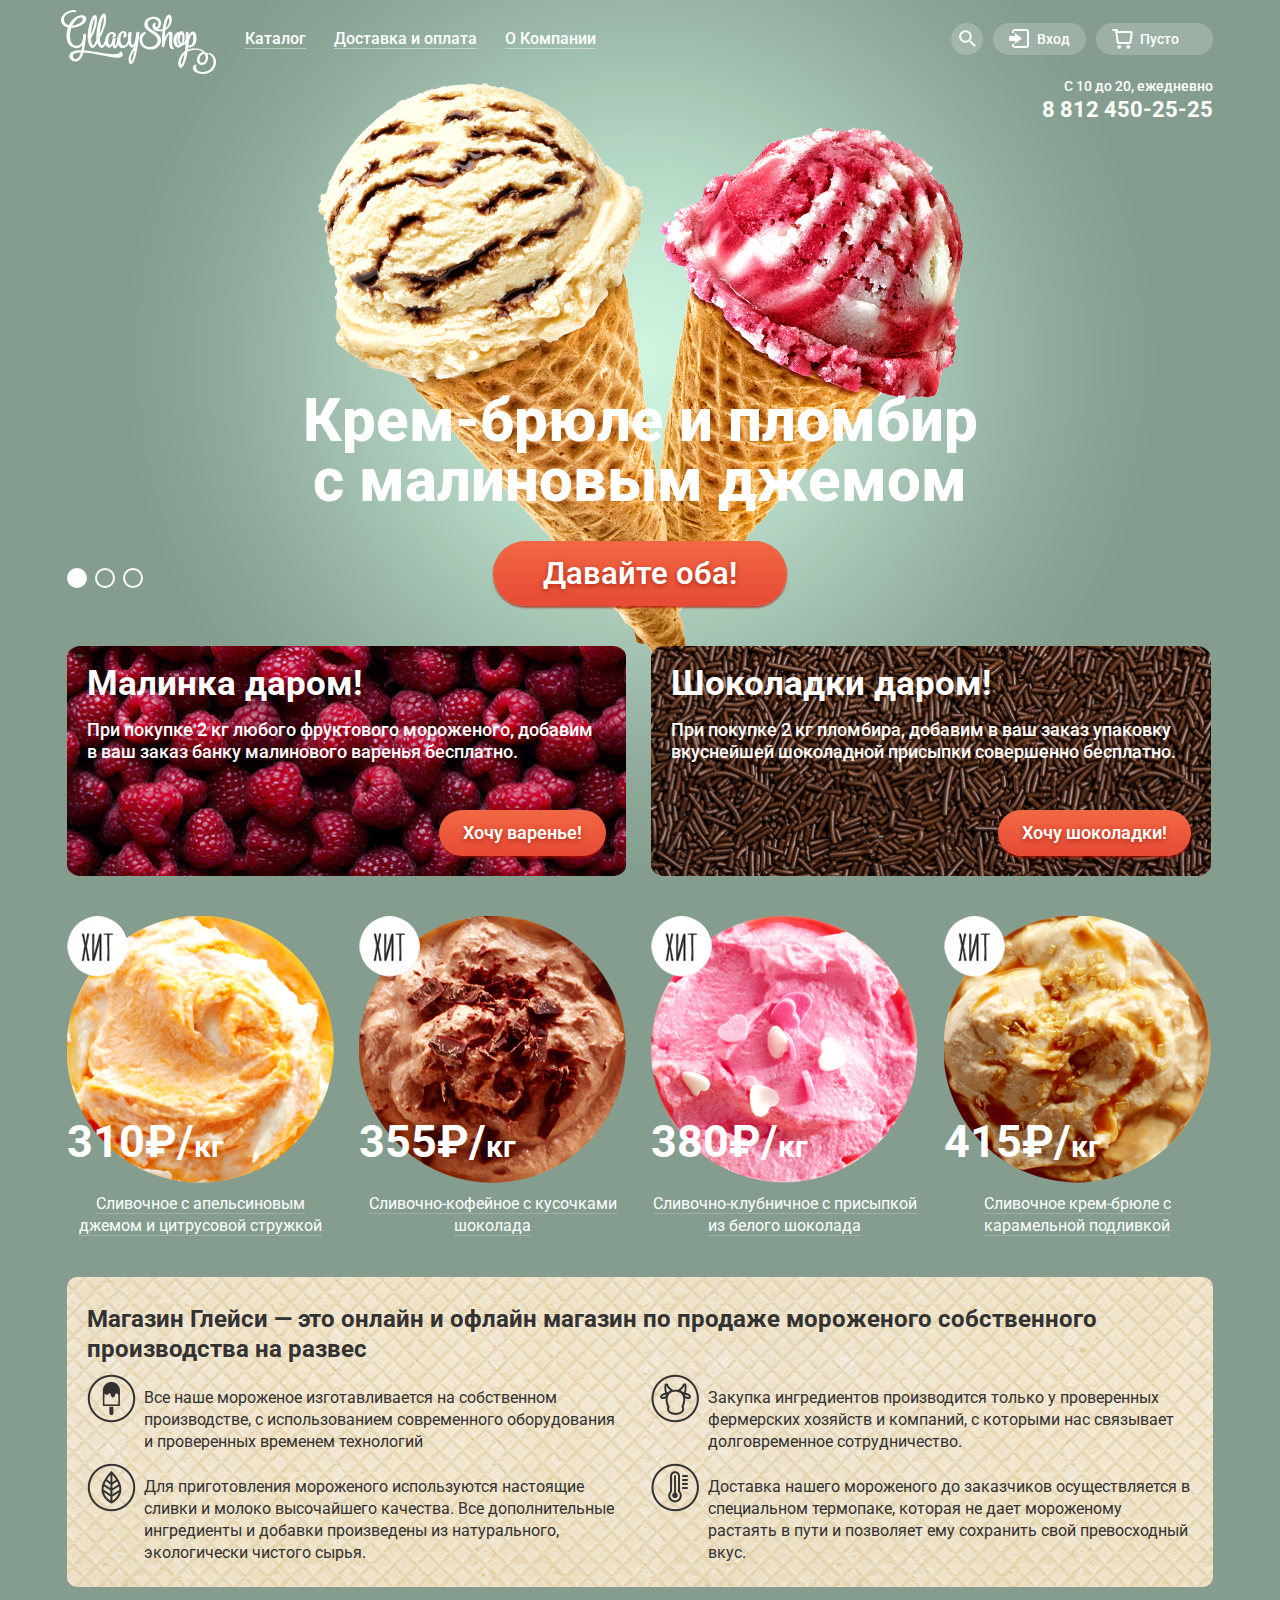
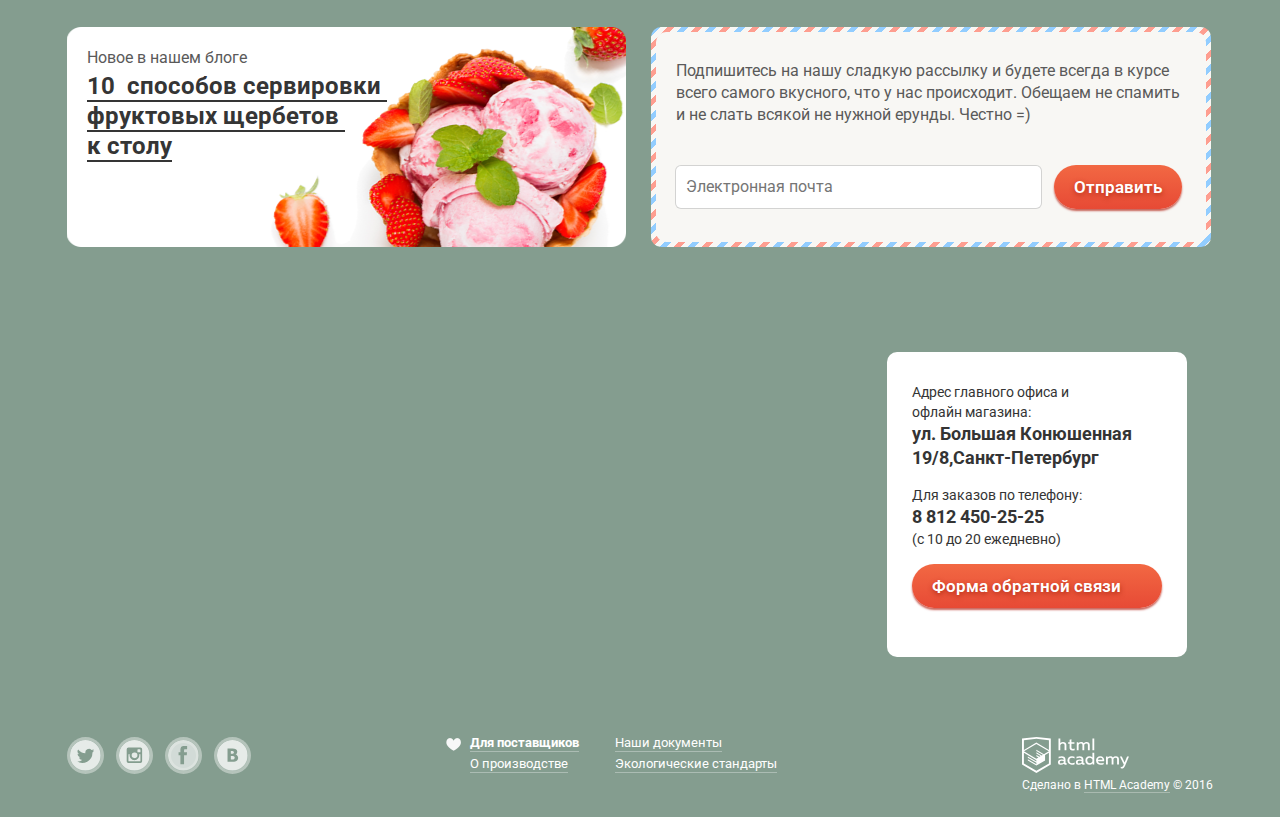
<file: index.html>
<!DOCTYPE html>
<html lang="ru">
	<head>
		<meta charset="utf-8">
		<link rel="stylesheet" href="css/normalize.css">
		<link rel="stylesheet" href="css/style.css" >
		<link href='https://fonts.googleapis.com/css?family=Roboto:400,700,500&amp;subset=latin,cyrillic' rel='stylesheet' type='text/css'>
		<title>HTML Academy: Глейси</title>
	</head>
	<body>
		<input class="hide" type="radio" name="ground_color" id="green_1" checked>
		<input class="hide" type="radio" name="ground_color" id="violet_2">
		<input class="hide" type="radio" name="ground_color" id="brown_3">
		<div class="wrapper">
		
				<header class="main_header">
					<div class="container clearfix">	
						<div class="right_item_container clearfix">
							<div class="right_item">
								<div class="search_block">
									<a class="search" href="#"></a>
										<div class="form_search">
											<form class="search_block_form" action="#" method="post">
												<input id="search_block" type="text" placeholder="Что ищем?">
												<label for="search_block"></label>
											</form>
										</div>
								</div>
								<div class="user_block">
									<a class="login" href=" login.html">Вход</a>
										<div class="form_login">
											<form class="user_block_form" action="#" method="post">
												<input id="email" type="text" placeholder="Электроная почта">
												<input id="password" type="password" placeholder="Пароль">
												<label for="email"></label>
												<label for="password"></label>
												<div class="enter">
													<input class="btn" type="submit" value="Войти">
												</div>
												<div class="links">
													<a class="forgot_password" href="#">Забыли пароль?</a>
													<a class="new_registration" href="#">Новая регистрация</a>
												</div>
											</form>
										</div>
								</div>
								<div class="basket_block">
									<a class="basket basket_i" href="#">Пусто</a>
								</div>
							</div>
							<div class="graph_phone clearfix">
								<div class="graph">С 10 до 20, ежедневно</div>
								<div class="phone">8 812 450-25-25</div>
							</div>
						</div>
						<div class="logo">
								<img src="img/main_logo.svg" alt="Логотип" width="155" height="65">
						</div>
						<nav class="main_navigation clearfix">
							
							<ul class="navigation">
								<li>
									<a class="main_menu" href="catalog.html">Каталог</a>
										<ul class="catalog_list">
											<li class="submenu"><a class="bdr" href="#">Новинки</a></li>
											<li class="submenu"><a href="catalog.html">Сливочное</a></li>
											<li class="submenu"><a href="#">Щербеты</a></li>
											<li class="submenu"><a href="#">Фруктовый лед</a></li>
											<li class="submenu"><a href="#">Мелорин</a></li>
										</ul>
								</li>
								<li>
									<a class="main_menu" href="#">Доставка и оплата</a>
								</li>
								<li>
									<a class="main_menu" href="#">О Компании</a>
								</li>

							</ul>
						</nav>
					</div>
				</header>
				<main>
					<div class="main_container">
					<div class="container">	
						<div class="main_slide">
							<div class="slider">
								<div class="slide" id="slide_green_1">
									<div class="text_slide">Крем-брюле и пломбир с малиновым джемом</div>
									<a class="btn_slide button_1" href="#">Давайте оба!</a>
								</div>
								<div class="slide" id="slide_violet_2">
									<div class="text_slide">Шоколадный пломбир и лимонный сорбет</div>
									<a class="btn_slide button_2" href="#">Давайте оба!</a>
								</div>
								<div class="slide" id="slide_brown_3">
									<div class="text_slide">Пломбир с помадкой и клубничный щербет</div>
									<a class="btn_slide button_3" href="#">Давайте оба!</a>
								</div>
							</div>
							<div class="slider_controls">
								<label for="green_1" class="slide_label label_green_1"></label>
								<label for="violet_2" class="slide_label label_violet_2"></label>
								<label for="brown_3" class="slide_label label_brown_3"></label>
							</div>
						</div>
						<div class="free_container">
							<div class="block_free raspberry_free">
								<h2 class="raspberry">Малинка даром!</h2>
								<p class="raspberry">При покупке 2 кг любого фруктового мороженого, добавим в ваш заказ банку малинового варенья бесплатно.</p>
								<a class="btn" href="#">Хочу варенье!</a>
							</div>
							<div class="block_free chocolate_free">
								<h2 class="chocolate">Шоколадки даром!</h2>
								<p class="chocolate">При покупке 2 кг пломбира, добавим в ваш заказ упаковку вкуснейшей шоколадной присыпки совершенно бесплатно.</p>
								<a class="btn" href="#">Хочу шоколадки!</a>
							</div>
						</div>
						<div class="catalog_container">
							<div class="catalog_item">
								<div class="catalog_preview hit">
									<img class="ice_cream" src="img/1.png" alt="Ice_cream" width="267" height="267">
									<span class="catalog_price">310₽/<span>кг</span></span>
								</div>
								<a class="catalog_title" href="#">Сливочное с апельсиновым джемом и цитрусовой стружкой</a>
								<div class="additional">
									<a class="btn catalog_btn" href="#">Быстрый просмотр</a>
								</div>
							</div>
							<div class="catalog_item">
								<div class="catalog_preview hit">
									<img class="ice_cream" src="img/2.png" alt="Ice_cream" width="267" height="267">
									<span class="catalog_price">355₽/<span>кг</span></span>
								</div>
								<a class="catalog_title" href="#">Сливочно-кофейное с кусочками шоколада</a>
								<div class="additional">
									<a class="btn catalog_btn" href="#">Быстрый просмотр</a>
								</div>
							</div>
							<div class="catalog_item">
								<div class="catalog_preview hit">
									<img class="ice_cream" src="img/3.png" alt="Ice_cream" width="267" height="267">
									<span class="catalog_price">380₽/<span>кг</span></span>
								</div>
								<a class="catalog_title" href="#">Сливочно-клубничное с присыпкой из белого шоколада</a>
								<div class="additional">
									<a class="btn catalog_btn" href="#">Быстрый просмотр</a>
								</div>
							</div>
							<div class="catalog_item">
								<div class="catalog_preview hit">
									<img class="ice_cream" src="img/4.png" alt="Ice_cream" width="267" height="267">
									<span class="catalog_price">415₽/<span>кг</span></span>
								</div>
								<a class="catalog_title" href="#">Сливочное крем-брюле с карамельной подливкой</a>
								<div class="additional">
									<a class="btn catalog_btn" href="#">Быстрый просмотр</a>
								</div>
							</div>
						</div>
						<div class="about_company">
							<h3>Магазин Глейси  — это онлайн и офлайн магазин по продаже мороженого собственного производства на развес</h3>
							<div class="mini_ice_cream block_info">
								<!-- <img src="" alt="mini_ice_cream"> -->
								Все наше мороженое изготавливается на собственном производстве, с использованием современного оборудования и проверенных временем технологий
							</div>
							<div class="cow block_info">
								<!-- <img src="" alt="cow"> -->
								Закупка ингредиентов  производится только у проверенных фермерских хозяйств и компаний, с которыми нас связывает долговременное сотрудничество.
							</div>	           
							<div class="leaflet block_info">
								<!-- <img src="" alt="leaflet"> -->
								Для приготовления мороженого используются настоящие сливки и молоко высочайшего качества. Все дополнительные ингредиенты и добавки произведены из натурального, экологически чистого сырья. 
							</div>
							<div class="thermometer block_info">
								<!-- <img src="" alt="thermometer"> -->
								Доставка нашего мороженого до заказчиков осуществляется в специальном термопаке, которая не дает мороженому растаять в пути и позволяет ему сохранить свой превосходный вкус.
							</div>
						</div>
						<div class="news_delivery">
							<div class="block_n_d news">
								<p class="news_text">Новое в нашем блоге</p>
								<div class="link_news">
									<span><a href="#">10&nbsp;&nbsp;способов сервировки&nbsp; фруктовых&nbsp;щербетов&nbsp; к&nbsp;столу</a></span>
								</div>
							</div>
							<div class="block_n_d delivery"> 
								<div class="delivery_block">
									<p class="delivery_text">Подпишитесь на нашу сладкую рассылку и будете всегда в курсе всего самого вкусного, что у нас происходит. Обещаем не спамить и не слать всякой не нужной ерунды. Честно =)</p>
									<form class="email_block" action="#" method="post">
										<div class="subscription">
											<input id="subscription" class="email_field" type="text" name="email" placeholder="Электронная почта">
											<label for="subscription" class="email_label">Электронная почта</label>
										</div>
										<button class="btn" type="submit">Отправить</button>

									</form>
									


								</div>
							</div>
						</div>
						<div class="map_block clearfix">
							<div class="map_container">
								<p>Адрес главного офиса и<br> 
									офлайн магазина:<br>
									<span>ул. Большая Конюшенная 19/8,Санкт-Петербург</span>
								</p>
								<p>Для заказов по телефону:<br>
									<span>8 812 450-25-25</span><br>
									(с 10 до 20 ежедневно)
								</p>
								<a class="btn form_btn" href="feedback-form.html">Форма обратной связи</a>
							</div>
						</div>
					</div>
					</div>
					<div class="map_wrapper">
						<div class="map">
							<div id="yandex-map"></div>
						</div>
					</div>
				
				</main>
				
				

				<footer class="main_footer ">
					<div class="container clearfix">	
						<div class="footer_ social">
							<section class="footer_social">
								<a class="social_btn social_btn_tw" href="#tw"></a>
								<a class="social_btn social_btn_ig" href="#"></a>
								<a class="social_btn social_btn_fb" href="#"></a>
								<a class="social_btn social_btn_vk" href="#"></a>
							</section>
						</div>
						
							
		
						<div class="footer_logo">
							<div class="logo_htmlacademy">
								<img alt="logo_htmlacademy" src="img/logo_htmlacademy.svg" width="107" height="37">
							</div>
							<span class="htmlacademy">Сделано в <a href="#">HTML Academy</a> © 2016</span>
						</div>
						<div class="footer_center clearfix">
							
								<div class="center_1">
									<div class="center">										
										<a class="heart" href="#">Для поставщиков</a>
									</div>
									<div class="center">
										<a href="#">О производстве</a>
									</div>
								</div>
								<div class="center_2 ">
									<div class="center">
										<a href="#">Наши документы</a>
									</div>
									<div class="center">
										<a href="#">Экологические стандарты</a>
									</div>
								</div>
						</div>
					</div>
				</footer>		

		</div>
				
						
			<div class="modal_content">
					
					<button class="modal_content_close" type="button" title="Закрыть">Закрыть</button>
					<form class="feedback_form" action="#canvas" method="post">

						<h3 class="modal_content_title">Мы обязательно вам ответим!</h3>
					
						<div class="control">
							<input id="modal_name" type="text" name="name" placeholder="Как вас зовут?">
							<label for="modal_name">Как вас зовут?</label>
						</div>
						<div class="control">
							<input id="modal_email" type="email" name="email" placeholder="Ваша почта для ответа?">
							<label for="modal_email">Ваша почта для ответа?</label>
						</div>
						<div class="control">
							<textarea id="modal_text" name="text" cols="30" rows="5" placeholder="Напишите что нибудь..."></textarea>
							<label for="modal_text">Напишите что-нибуть...</label>
						</div>	
						<input class="btn" type="submit" value="Отправить">
					</form>
			</div>
			<div class="modal_overlay"></div>

		<script>
			var link = document.querySelector(".form_btn");
			var popup = document.querySelector(".modal_content");
			var overlay = document.querySelector(".modal_overlay");
			var close = popup.querySelector(".modal_content_close");

			link.addEventListener("click", function(event) {
				event.preventDefault();
				popup.classList.add("modal_content_show");
				overlay.classList.add("modal_overlay_show");
			});
			close.addEventListener("click", function(event) {
				event.preventDefault();
				popup.classList.remove("modal_content_show");
				overlay.classList.remove("modal_overlay_show");
			});

		</script>
		<script type="text/javascript" charset="utf-8" src="https://api-maps.yandex.ru/services/constructor/1.0/js/?sid=slsxdqHWwdY-5qFIqNVyHxP3btxri642&amp;height=430&amp;lang=ru_RU&amp;sourceType=constructor&amp;id=yandex-map"></script>
	</body>
</html>
</file>
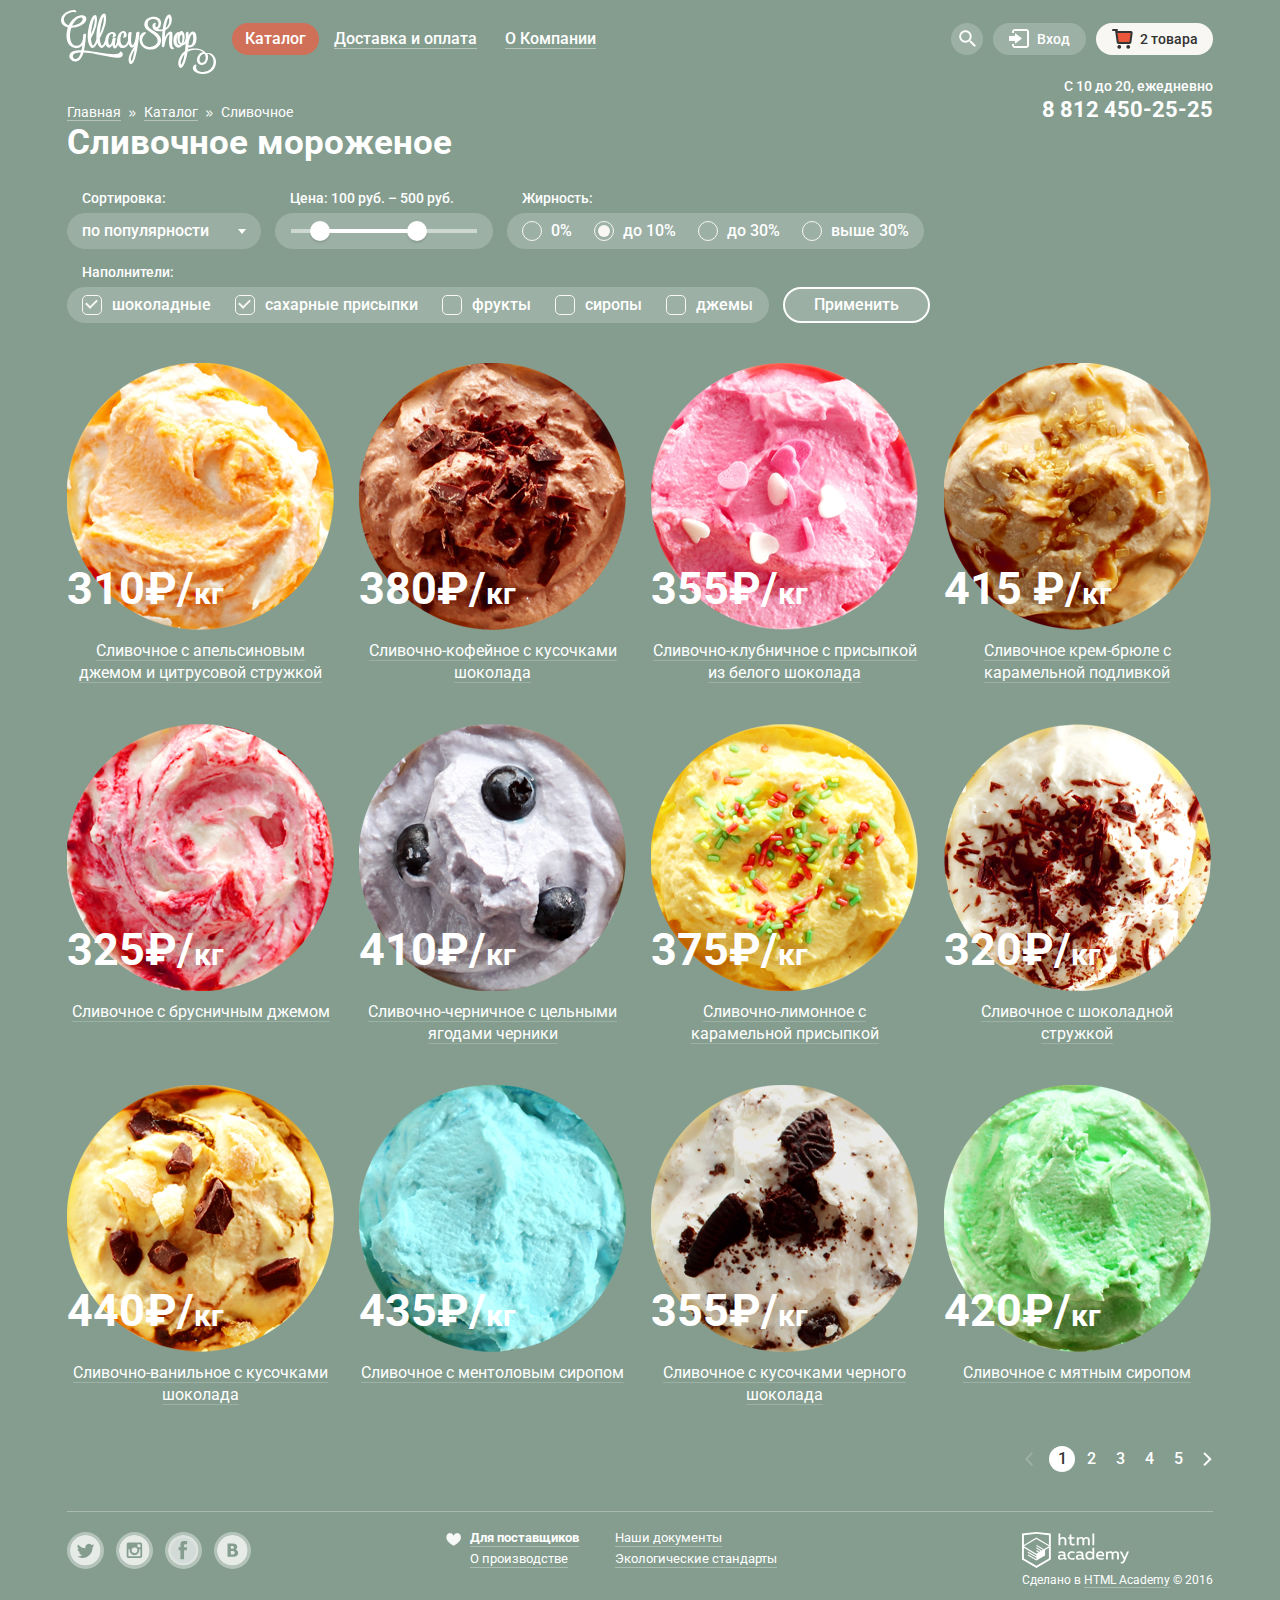
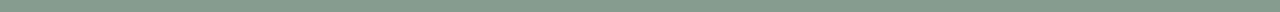
<file: catalog.html>
<!DOCTYPE html>
<html lang="ru">
	<head>
		<meta charset="utf-8">
		<link rel="stylesheet" href="css/normalize.css">
		<link rel="stylesheet" href="css/style.css" >
		<link href='https://fonts.googleapis.com/css?family=Roboto:400,700,500&amp;subset=latin,cyrillic' rel='stylesheet' type='text/css'>
		<title>HTML Academy: Глейси</title>
	</head>
	<body>
		<div class="content">
				
			<header class="main_header">
					<div class="container clearfix">	
						<div class="right_item_container clearfix">
							<div class="right_item">
								<div class="search_block">
									<a class="search" href="#"></a>
										<div class="form_search">
											<form class="search_block_form" action="#" method="post">
												<input id="search_block" type="text" placeholder="Что ищем?">
												<label for="search_block"></label>
											</form>
										</div>
								</div>
								<div class="user_block">
									<a class="login" href="login.html">Вход</a>
										<div class="form_login">
											<form class="user_block_form" action="#" method="post">
												<input id="email" type="text" placeholder="Электроная почта">
												<input id="password" type="password" placeholder="Пароль">
												<label for="email"></label>
												<label for="password"></label>
												<div class="enter">
													<input class="btn" type="submit" value="Войти">
												</div>
												<div class="links">
													<a class="forgot_password" href="#">Забыли пароль?</a>
													<a class="new_registration" href="#">Новая регистрация</a>
												</div>
											</form>
										</div>
								</div>
								<div class="basket_block ">
									<a class="basket basket_form" href="#">2 товара</a>
										<div class="form_basket">
											
												
													<table class="form_table">
														<tr>
															<td>
																<div class="btn_delete close_basket"></div>
															</td>
															<td>
																<img src="img/mini_ice_cream1.png"  alt="" width="33" height="33">
															</td>
															<td>Пломбир с апельсиновым джемом</td>
															<td>1,5 кг<span class="grey"> х 200 руб.</span></td>
															<td>300 руб.</td>
														</tr>
														<tr>
															<td>
																<div class="btn_delete close_basket"></div>
															</td>
															<td>
																<img src="img/mini_ice_cream2.png" width="33" height="33" alt="">
															</td>
															<td>Клубничный пломбир с присыпкой из белого шоколада</td>
															<td>1,5 кг<span class="grey"> х 300 руб.</span></td>
															<td>450 руб.</td>
														</tr>
													</table>
													<div class="total_trice">Итого:750 руб.</div>
													<div class="checkout">
														<a href="" class="btn btn_checkout">Оформить заказ</a>
													</div>
												
											
										</div>
								</div>
							</div>
							<div class="graph_phone clearfix">
								<div class="graph">С 10 до 20, ежедневно</div>
								<div class="phone">8 812 450-25-25</div>
							</div>
						</div>
						<div class="logo">
								<a href="index.html"><img src="img/main_logo.svg" alt="Логотип" width="155" height="65"></a>
						</div>
						<nav class="main_navigation clearfix">
							
							<ul class="navigation">
								<li>
									<a  class="active" href="#">Каталог</a>
										<ul class="catalog_list">
											<li class="submenu"><a class="bdr" href="#">Новинки</a></li>
											<li class="submenu"><a class="active_list" href="#">Сливочное</a></li>
											<li class="submenu"><a href="#">Щербеты</a></li>
											<li class="submenu"><a href="#">Фруктовый лед</a></li>
											<li class="submenu"><a href="#">Мелорин</a></li>
										</ul>
								</li>
								<li>
									<a class="main_menu" href="#">Доставка и оплата</a>
								</li>
								<li>
									<a class="main_menu" href="#">О Компании</a>
								</li>
							</ul>
						</nav>
					</div>	
				</header>
			<main>
				<div class="main_container">
				<div class="container clearfix">	
				<div class="block_breadcrumbs">
					<ul class="breadcrumbs">
						<li>
							<a href="#">Главная</a>
						</li>

						<li>
							<a href="#">Каталог</a>
						</li>
						<li class="current">
							Сливочное
						</li>
					</ul>

				</div>
				<div class="container_filter clearfix">
					<h1>Сливочное мороженое</h1>
					<form class="filter" action="https://echo.htmlacademy.ru" method="post">
						<div class="block_sorting_1 clearfix">
							<div class="sorting">
								<h4>Сортировка:</h4>
								<div class="popularity">		
									<select class="popylar">
										<option selected value="hide" >по популярности</option>
										<option value="low-cost">сначала недорогие</option>
										<option value="expensive">сначала дорогие</option>
										<option value="fatness">по жирности</option>
									</select>
								</div>
							</div>
							<div class="range_filter">
								<div class="price_controls">
									<h4>Цена: <span>100</span> руб. – <span>500</span> руб.</h4>
								</div>
								<div class="range_controls">
									<div class="scale">
										<div class="bar"></div>
									</div>
									<div class="toggle min_toggle"></div>
									<div class="toggle max_toggle"></div>
								</div>
							</div>
							
							<div class="container_fatness">
								<h4>Жирность:</h4>
								<div class="block_fatness">
									
										<input type="radio" name="fatness" id="0">
										<label for="0">0%</label>
									
									
										<input type="radio" name="fatness" id="10" checked>
										<label for="10">до 10%</label>
									
									
										<input type="radio" name="fatness" id="30">
										<label for="30">до 30%</label>
									
										<input type="radio" name="fatness" id="31">
										<label for="31">выше 30%</label>
									
								</div>
							</div>
						</div>
						<div class="block_sorting_2 clearfix">
							<div class="container_filler">
								<h4>Наполнители:</h4>
								<div class="block_filler">
									<input type="checkbox" name="filler" id="chocolate" checked>
									<label for="chocolate">шоколадные</label>
								
									<input type="checkbox" name="filler" id="sugar" checked>
									<label for="sugar">сахарные присыпки</label>
								
									<input type="checkbox" name="filler" id="fruit">
									<label for="fruit">фрукты</label>
								
									<input type="checkbox" name="filler" id="syrup">
									<label for="syrup">сиропы</label>
								
									<input type="checkbox" name="filler" id="jam">
									<label for="jam">джемы</label>

								</div>
								
							</div>
							<div class="button">
								<button class="btn_button" type="submit">Применить</button>
							</div>
						</div>
					</form>
				</div>
				<div class="catalog_container">
					<div class="catalog_item">
						<div class="catalog_preview">
							<img class="ice_cream" src="img/1.png" alt="Ice_cream" width="267" height="267">
							<span class="catalog_price">310₽/<span>кг</span></span>
						</div>
						<a class="catalog_title" href="#">Сливочное с апельсиновым джемом и цитрусовой стружкой</a>
						<div class="additional">
							<a class="btn catalog_btn" href="#">Быстрый просмотр</a>
						</div>
					</div>
					<div class="catalog_item">
						<div class="catalog_preview">
							<img class="ice_cream" src="img/2.png" alt="Ice_cream" width="267" height="267">
							<span class="catalog_price">380₽/<span>кг</span></span>
						</div>
						<a class="catalog_title" href="#">Сливочно-кофейное с кусочками шоколада</a>
						<div class="additional">
							<a class="btn catalog_btn" href="#">Быстрый просмотр</a>
						</div>
					</div>
					<div class="catalog_item">
						<div class="catalog_preview">
							<img class="ice_cream" src="img/3.png" alt="Ice-cream" width="267" height="267">
							<span class="catalog_price">355₽/<span>кг</span></span>
						</div>
						<a class="catalog_title" href="#">Сливочно-клубничное с присыпкой из белого шоколада</a>
						<div class="additional">
							<a class="btn catalog_btn" href="#">Быстрый просмотр</a>
						</div>
					</div>
					<div class="catalog_item">
						<div class="catalog_preview">
							<img class="ice_cream" src="img/4.png" alt="Ice-cream" width="267" height="267">
							<span class="catalog_price">415 ₽/<span>кг</span></span>
						</div>
						<a class="catalog_title" href="#">Сливочное крем-брюле с карамельной подливкой</a>
						<div class="additional">
							<a class="btn catalog_btn" href="#">Быстрый просмотр</a>
						</div>
					</div>
					<div class="catalog_item">
						<div class="catalog_preview">
							<img class="ice_cream" src="img/1_2.png" alt="Ice-cream" width="267" height="267">
							<span class="catalog_price">325₽/<span>кг</span></span>
						</div>
						<a class="catalog_title" href="#">Cливочное с брусничным джемом</a>
						<div class="additional">
							<a class="btn catalog_btn" href="#">Быстрый просмотр</a>
						</div>
					</div>
					<div class="catalog_item">
						<div class="catalog_preview">
							<img class="ice_cream" src="img/2_2.png" alt="Ice-cream" width="267" height="267">
							<span class="catalog_price">410₽/<span>кг</span></span>
						</div>
						<a class="catalog_title" href="#">Cливочно-черничное с цельными ягодами черники </a>
						<div class="additional">
							<a class="btn catalog_btn" href="#">Быстрый просмотр</a>
						</div>
					</div>
					<div class="catalog_item">
						<div class="catalog_preview">
							<img class="ice_cream" src="img/3_2.png" alt="Ice-cream" width="267" height="267">
							<span class="catalog_price">375₽/<span>кг</span></span>
						</div>
						<a class="catalog_title" href="#">Сливочно-лимонное с карамельной присыпкой</a>
						<div class="additional">
							<a class="btn catalog_btn" href="#">Быстрый просмотр</a>
						</div>
					</div>
					<div class="catalog_item">
						<div class="catalog_preview">
							<img class="ice_cream" src="img/4_2.png" alt="Ice-cream" width="267" height="267">
							<span class="catalog_price">320₽/<span>кг</span></span>
						</div>
						<a class="catalog_title" href="#">Сливочное с шоколадной стружкой</a>
						<div class="additional">
							<a class="btn catalog_btn" href="#">Быстрый просмотр</a>
						</div>
					</div>
					<div class="catalog_item">
						<div class="catalog_preview">
							<img class="ice-cream" src="img/1_3.png" alt="Ice-cream" width="267" height="267">
							<span class="catalog_price">440₽/<span>кг</span></span>
						</div>
						<a class="catalog_title" href="#">Сливочно-ванильное с кусочками шоколада</a>
						<div class="additional">
							<a class="btn catalog_btn" href="#">Быстрый просмотр</a>
						</div>
					</div>
					<div class="catalog_item">
						<div class="catalog_preview">
							<img class="ice_cream" src="img/2_3.png" alt="Ice-cream" width="267" height="267">
							<span class="catalog_price">435₽/<span>кг</span></span>
						</div>
						<a class="catalog_title" href="#">Сливочноe с ментоловым сиропом</a>
						<div class="additional">
							<a class="btn catalog_btn" href="#">Быстрый просмотр</a>
						</div>
					</div>
					<div class="catalog_item">
						<div class="catalog_preview">
							<img class="ice_cream" src="img/3_3.png" alt="Ice-cream" width="267" height="267">
							<span class="catalog_price">355₽/<span>кг</span></span>
						</div>
						<a class="catalog_title" href="#">Сливочное с кусочками черного шоколада</a>
						<div class="additional">
							<a class="btn catalog_btn" href="#">Быстрый просмотр</a>
						</div>
					</div>
					<div class="catalog_item">
						<div class="catalog_preview">
							<img class="ice-cream" src="img/4_3.png" alt="Ice-cream" width="267" height="267">
							<span class="catalog_price">420₽/<span>кг</span></span>
						</div>
						<a class="catalog_title" href="#">Сливочное с мятным сиропом</a>
						<div class="additional">
							<a class="btn catalog_btn" href="#">Быстрый просмотр</a>
						 </div>
					</div>
				</div>
				<div class="pagination_container clearfix">
					<div class="pagination">
						<ul>
							<li><a href="#" class="prev disabled"></a></li> 
							<li><a class="active page" href="#">1</a></li>
							<li><a class="page" href="#">2</a></li>
							<li><a class="page" href="#">3</a></li>
							<li><a class="page" href="#">4</a></li>
							<li><a class="page" href="#">5</a></li>
							<li><a href="#" class="next"></a></li>
						</ul>
					</div>
				</div>
			</div>
			</div>
			</main>
			<footer class="main_footer">
					<div class="container clearfix">	
						<div class="footer_ social">
							<section class="footer_social">
								<a class="social_btn social_btn_tw" href="#tw"></a>
								<a class="social_btn social_btn_ig" href="#"></a>
								<a class="social_btn social_btn_fb" href="#"></a>
								<a class="social_btn social_btn_vk" href="#"></a>
							</section>
						</div>
						
							
		
						<div class="footer_logo">
							<div class="logo_htmlacademy">
								<img alt="logo_htmlacademy" src="img/logo_htmlacademy.svg" width="107" height="37">
							</div>
							<span class="htmlacademy">Сделано в <a href="#">HTML Academy</a> © 2016</span>
						</div>
						<div class="footer_center clearfix">
							
								<div class="center_1">
									<div class="center">										
										<a class="heart" href="#">Для поставщиков</a>
									</div>
									<div class="center">
										<a href="#">О производстве</a>
									</div>
								</div>
								<div class="center_2 ">
									<div class="center">
										<a href="#">Наши документы</a>
									</div>
									<div class="center">
										<a href="#">Экологические стандарты</a>
									</div>
								</div>
						</div>
					</div>
				</footer>
		</div>
	</body>
</html>
</file>
<file: css/style.css>
html {
	box-sizing: border-box;
}
*, *::before, *::after {
	box-sizing: inherit;
}
body {
	font-size: 16px;
	line-height: 22px;
	font-weight: 500;
	font-family: 'Roboto', 'Arial', sans-serif;
	margin: 0;
	padding: 0;
	background-color: #849d8f;
	color: #ffffff;

}
body > input[type="radio"] {
	display: none;
}
h2 {
	font-size: 35px;
	padding: 0;
}
h3 {
	font-size: 24px;
	line-height: 30px;
	margin: 0;
	padding: 0;
}
.wrapper {
	background-repeat: no-repeat;
	background-position: top center;
	transition: background-image 0.5s ease, background-color 0.5s ease;
}
.wrapper::before,
.wrapper::after {
	content: "";
	visibility: hidden;
}

.wrapper::before,
.wrapper::after {
	background-image: url("../img/ice_cream2.png");
}

.wrapper::after {
	background-image: url("../img/ice_cream3.png");
}

.clearfix::after {
	content: "";
	display: table;
	clear: both;
}
.right_item_container {
	width: 280px;
	float: right;
	margin-top: 23px;
	font-size: 0px;
}
.right_item {
	min-width: 260px;
	float: right;
	font-size: 0px;
}
.search_block {
	display: inline-block;
	vertical-align: top;
	position: relative;
	padding-bottom: 4px;
}
.search_block a {
	display: block;
	padding: 16px;
	background-color: rgba(255,255,255,0.2);
	border-radius: 16px;
}
.search:before {
	content: "";
	display: inline-block;
	vertical-align: middle;
	width: 17px;
	height: 17px;
	position: absolute;
	top: 7px;
	left: 8px;
	background-image: url("../img/mini_img_all.png");
	background-repeat: no-repeat;
	background-position: -131px -7px;
}
.form_search {
	position: absolute;
	top: 100%;
	right: 0;
	display: none;
	border-radius: 5px;
	background: #f8f7f4;
	z-index: 10;
	box-shadow: 0 20px 20px 0 rgba(0,0,0,0.4);
}
.form_search input[type="text"] {
	width: 100%;
	padding: 6px 10px;
	border: none;
	box-shadow: 0 0 0 1px #d3d3d2;
	border-radius: 5px;
	color: #999999;
	font-weight: 400;
	line-height: 24px;
}
.form_search input[type="text"]:hover,
.form_login input[type="text"]:hover,
.form_login input[type="password"]:hover {
	box-shadow: inset 0 0 0 2px #d3d3d2;
}
.form_search input[type="text"]:focus,
.form_login input[type="text"]:focus,
.form_login input[type="password"]:focus {
	box-shadow: 0 0 0 2px #8fbdec;
}

.search_block:hover .form_search{
	display: block;
}
.search_block_form {
	display: block;
	width: 342px;
	padding: 15px;
	font-size: 14px;
	position: relative;
}
.search_block a:hover {
	color: #323232;
	background-color: #f8f7f4;	
}
.search:hover::before {
	background-image: url("../img/mini_img_all.png"); 
	background-repeat: no-repeat;
	background-position: -109px -7px; 
}
.user_block {
	display: inline-block;
	vertical-align: top;
	position: relative;
	margin-left: 10px;
	font-size: 14px;
	line-height: 14px;
	padding-bottom: 4px;	
}
.user_block > a {
	display: block;
	background-color: rgba(255,255,255,0.2);
	padding: 9px 16px;
	border-radius: 16px;
	padding-left: 44px;
}
.user_block > a:hover {
	color: #323232;
	background-color: #f8f7f4;
}
.login:before {
	content: "";
	display: inline-block;
	vertical-align: middle;
	width: 21px;
	height: 19px;
	position: absolute;
	top: 6px;
	left: 16px;
	background-image: url("../img/mini_img_all.png");
	background-repeat: no-repeat;
	background-position: -135px -29px;
}
.login:hover::before {
	background-image: url("../img/mini_img_all.png"); 
	background-repeat: no-repeat;
	background-position:  -109px -29px;
}
.form_login {
	position: absolute;
	top: 100%;
	right: 0;
	z-index: 10;
	display: none;
	border-radius: 5px;
	background: #f8f7f4;
	box-shadow: 0 20px 20px 0 rgba(0,0,0,0.4);
}

.form_login input[type="text"] {
	width: 100%;
	padding: 6px 15px;
	border: none;
	box-shadow: 0 0 0 1px #d3d3d2;
	border-radius: 5px;
	color: #999999;
	font-size: 14px;
	font-weight: 400;
	line-height: 24px;
	margin-bottom: 10px;
}

.form_login input[type="password"] {
	width: 100%;
	padding: 6px 15px;
	border: none;
	box-shadow: 0 0 0 1px #d3d3d2;
	border-radius: 5px;
	color: #999999;
	font-size: 14px;
	font-weight: 400;
	line-height: 24px;
	margin-bottom: 15px;
}

.user_block:hover .form_login{
	display: block;
}
.user_block_form {
	display: inline-block;
	vertical-align: middle;
	width: 272px;
	padding: 15px;
	font-size: 14px;
	padding-top: 20px;
}
.user_block_form .btn {
	border: none;
	padding: 5px 30px;
	font-size: 15px;
	line-height: 24px;
	font-weight: 700;
	display: block;
	width: 102px;
}
.links {
	width: 120px;
	display: inline-block;
	vertical-align: middle;
}
.enter {
	width: 100px;
	display: inline-block;
	margin-right: 18px;
	vertical-align: middle;
}
.links a {
	
	color: #333333;
	font-size: 13px;
	line-height: 24px;
	text-decoration: none;
	position: relative;

}
.forgot_password {
	width: 101px;
	border-bottom: 1px solid rgba(0,0,0,0.3);
}
.new_registration {
	width: 119px;
	border-bottom: 1px solid rgba(0,0,0,0.3);
}
.new_registration:hover,
.forgot_password:hover {
	border-bottom: 1px solid rgba(236,89,60,0.3);
}
.new_registration:active,
.forgot_password:active {
	border-bottom: 1px solid rgba(236,89,60,0.3);
}
.links a:hover {
	color: #ec593c;
}
.links a:active {
	color: #ec593c;
}
.basket_block {
	display: inline-block;
	vertical-align:top;
	font-size: 14px;
	line-height: 14px;
	margin-left: 10px;
	position: relative;
	padding-bottom: 4px;
}
.basket_block a {
	display: block;
	background-color: rgba(255,255,255,0.2);
	padding: 9px 0px 9px 44px;
	border-radius: 16px;
	min-width: 117px;
}
.basket_block > a:hover {
	color: #323232;
	background-color: #f8f7f4;
}
a.basket_form {
	color: #323232;
	background-color: #f8f7f4;
}

.basket:before {
	content: "";
	display: inline-block;
	vertical-align: middle;
	width: 21px;
	height: 20px;
	position: absolute;
	top: 6px;
	left: 16px;
	background-image: url("../img/mini_img_all.png");
	background-repeat: no-repeat;
	background-position: -161px -53px;
}
.basket_form::before {
	content: "";
	display: inline-block;
	vertical-align: middle;
	width: 21px;
	height: 20px;
	position: absolute;
	top: 6px;
	left: 16px;
	background-image: url("../img/mini_img_all.png"); 
	background-repeat: no-repeat;
	background-position: -135px -53px; 
}
.basket_i:hover:before {
	background-image: url("../img/mini_img_all.png");
	background-repeat: no-repeat;
	background-position: -109px -53px;
}

.form_basket {
	position: absolute;
	top: 100%;
	right: -1px;
	z-index: 10;
	display: none;
	min-width: 510px;
	padding: 20px 15px;
	border-radius: 5px;
	font-size: 13px;
	font-weight: 400;
	color: #333333;
	background: #f8f7f4;
	box-shadow: 0 20px 20px rgba(0,0,0,0.4);
}
.basket_block:hover .form_basket {
	display: block;
}
table {
	border-collapse: collapse;
	border-spacing: 0;
}
.form_table td {
	padding-bottom: 15px;
}
.form_table td:nth-of-type(1) {
	width: 12px;
	padding-right: 14px;
}
.form_table td:nth-of-type(2) {
	width: 33px;
	padding-right: 14px;
}
.form_table td:nth-of-type(3) {
	width: 245px; 
}
.form_table td:nth-of-type(4) {
	width: 122px;
}
.form_table td:nth-of-type(5) {
	width: 68px;
}

.btn_delete a {
	display: block;
	width: 15px;
	height: 15px;
	padding-top: 5px;
	position: relative;
}
.close_basket {
	position: relative;
	top: 6px;
	right: 0px;
	width: 12px;
	height: 12px;
	font-size: 0;
	border: 0;
	outline: 0;
	cursor: pointer;
	position: relative;
}
.close_basket::before,
.close_basket::after {
	content: "";
	position: absolute;
	top: 0px;
	left: 0px;
	width: 14px;
	height: 1px;
	background-color: #000000;
	border-radius: 1px;
}
.close_basket::before {
	-webkit-transform: rotate(45deg);
	   -moz-transform: rotate(45deg);
	        transform: rotate(45deg);
}
.close_basket::after {
	-webkit-transform: rotate(45deg);
	   -moz-transform: rotate(45deg);
	        transform: rotate(-45deg);
}
.total_trice {
	margin-top: 10px;
	margin-right: 11px;
	margin-bottom: 12px;
	padding-top: 10px;
	font-size: 15px;
	font-weight: 900;
	border-top: 1px solid #7f7f7f;
	text-align: right;
}
.checkout .btn_checkout {
	position: relative;
	left: 0;
	bottom: 0;
	text-align: right;
	padding: 5px 21px 6px 23px;
	font-size: 15px;
	line-height: 24px;
	width: 162px;
	display: inline-block;
	vertical-align: top;
}
.checkout{
	text-align: right;
}

.search a, .login a, .basket a {
	opacity: 1;
}

.login, .basket {
	color: #ffffff;
	text-decoration: none;
}

.graph_phone {
	min-width: 200px;
	padding: 20px 0 0 10px;
	color: #ffffff;
	font-size: 0;
	float: right;
}
.graph {
	float: right;
	font-size: 14px;
	line-height: 14px;
}
.phone {
	float: right;
	font-size: 22px;
	font-weight: 700;
	line-height: 1em;
	padding-top: 6px;
}
.main_navigation {
	width: 380px;
	float: left;
	margin-top: 23px;
}
.logo {
	float: left;
	width: 155px;
	margin-right: 10px;
	position: relative;
	top: 10px;
	left: -6px;
}
.navigation {
	float: left;
	margin: 0;
	padding: 0;
	list-style: none;
	font-size: 0;
}
.navigation > li {
	display: inline-block;
	vertical-align: top;
	position: relative;
	margin-right: 2px;
	padding-bottom: 5px;
}
.main_menu::after {
	content: "";
	position: absolute;
	height: 1px;
	left: 13px;
	right: 13px;
	top: 25px;
	background-color: rgba(255,255,255,0.4);
}
.navigation a{
	display: block;
	color: #ffffff;
	font-size: 16px;
	line-height: 16px;
	text-decoration: none;
	vertical-align: top;
	padding: 8px 13px;
	border-radius: 16px;
}
.navigation a:hover {
	color: #333333;
	background: #f7f6f3;
}
.navigation a:active {
	color: #333333;
	background: #f7f6f3;
	box-shadow: inset 0 2px 2px 1px #888888;
}
li:hover .catalog_list {
	display: block;
}

.navigation .catalog_list {
	position: absolute;
	z-index: 10;
	top: 100%;
	left: -7px;
	margin: 0;
	padding: 0;
	list-style: none;
	display: none;
	border-radius: 7px;
	box-shadow: 0 20px 20px 0 rgba(0,0,0,0.4);
	background: #f8f7f4;
}
.catalog_list {
	border-radius: 7px;
}
.catalog_list li {
	width: 144px;
	display: inline-block;
	vertical-align: middle;
}
.catalog_list a {
	color: #343434;
	font-size: 14px;
	font-weight: 400;
	display: block;
	margin: 0; 
	border-radius: 0px;
	padding: 0;
	padding: 10px 0;
	padding-left: 20px;
	line-height: 1;
}
.catalog_list a:hover{
	overflow: inherit;
	background: #fbded7;
}
.catalog_list a:active {
	background-color: #f6b5a5;
	box-shadow: none;
}
a.bdr {
	font-weight: 700;
}
a.bdr::after {
	content: "";
	position: absolute;
	height: 1px;
	top: 33px;
	left: 6px;
	right: 9px;
	background-color: rgba(53,53,53,0.2); 
	padding: 0;
}
.submenu:first-child a:hover, .submenu:first-child a:active {
	border-radius: 7px 7px 0 0;
}
.submenu:last-child a:hover, .submenu:last-child a:active {
	border-radius: 0 0 7px 7px;
}

.main_header, .main_container, .main_footer {
	margin: 0 auto;
	min-width: 900px;
	max-width: 1200px;
}

.container {
	padding: 0 2.25%;
}

.slider {
	position: relative;
	padding-top: 270px;
	text-align: center;
	color: #ffffff;
}
.slide {
	display: none;
}
.text_slide {
	width: 700px;
	margin: 0 auto;
	margin-bottom: 30px;
	line-height: 60px;
	font-weight: 800;
	font-size: 60px;
}
.btn_slide {
	display: inline-block;
	padding: 12px 50px;

	font-weight: 600;
	font-size: 31px;
	line-height: 41px;
	vertical-align: top;
	color: #ffffff;
	text-decoration: none;
	text-shadow: 0 2px 5px rgba(160, 32, 11, 0.76);

	background: #f26843;
	background:    -moz-linear-gradient(top, #f26843 0%, #e74a35 100%);
	background: -webkit-linear-gradient(top, #f26843 0%, #e74a35 100%);
	background:         linear-gradient(to bottom, #f26843 0%, #e74a35 100%);
	border-radius: 100px;
	box-shadow: 0 2px 2px rgba(172, 16, 0, 0.64); 
}
.btn_slide:hover {
	background:    -moz-linear-gradient(top, #f58669 0%, #ec6f5e 100%);
	background: -webkit-linear-gradient(top, #f58669 0%, #ec6f5e 100%);
	background:         linear-gradient(to bottom, #f58669 0%, #ec6f5e 100%);
	box-shadow: 0 2px 2px rgba(172, 16, 0, 1);
}
.btn_slide:active {
	background:    -moz-linear-gradient(top, #d84732 0%, #e1613e 100%);
	background: -webkit-linear-gradient(top, #d84732 0%, #e1613e 100%);
	background:         linear-gradient(to bottom, #d84732 0%, #e1613e 100%);
	box-shadow: inset 0 2px 2px rgba(172, 16, 0, 1);
}
.slider_controls {
	position: absolute;
	bottom: 16px;
	left: 0;
	z-index: 20;
	font-size: 0;
}
.slider_controls label {
	display: inline-block;
	width: 20px;
	height: 20px;
	margin-right: 8px;
	vertical-align: top;
	background-color: transparent;
	border: 2px solid #ffffff;
	border-radius: 50%;
	cursor: pointer;
}
.slider_controls label:hover {
	background-color: rgba(255,255,255,0.4);
}
#green_1:checked ~ .wrapper #slide_green_1,
#violet_2:checked ~ .wrapper #slide_violet_2,
#brown_3:checked ~ .wrapper #slide_brown_3 {
	display: block;
}
#green_1:checked ~ .wrapper {
	background-color: #849d8f;
	background-image: url("../img/ice_cream1.png");
}
#violet_2:checked ~ .wrapper {
	background-color: #8996a6;
	background-image: url("../img/ice_cream2.png");
}
#brown_3:checked ~ .wrapper {
	background-color: #9d8b84;
	background-image: url("../img/ice_cream3.png");
}
#green_1:checked ~ .wrapper label[for="green_1"],
#violet_2:checked ~ .wrapper label[for="violet_2"],
#brown_3:checked ~ .wrapper label[for="brown_3"] {
	background-color: #ffffff;
}
.main_slide {
	position: relative;
}
.free_container {
	margin: 40px 0;
	font-size: 0;
	padding: 0;
}
.block_free {
	display: inline-block;
	vertical-align: top;
	width: 48.8%;
	margin-right: 2.2%;
	border-radius: 10px;
	min-height: 230px;
	font-size: 0;
	background-repeat: no-repeat;
	position: relative;
}
.block_free h2 {
	line-height: 35px;
	margin: 0;
	margin-bottom: 18px;
}
.block_free p {
	font-size: 18px;
	margin: 0;
	margin-bottom: 5px;
}
.block_free:nth-child(2n) {
	margin-right: 0;
}
.raspberry_free {
	background: url("../img/crimson_background.png") no-repeat 100% 100%;
	color: #ffffff;
	padding: 20px 20px 70px;
	background-position: center center;
	background-size: cover;
}
.chocolate_free {
	background: url("../img/chocolate_background.png") no-repeat 100% 100%;
	color: #ffffff;
	padding: 20px 20px 70px;
	background-position: center center;
	background-size: cover;
}
.btn {
	display: inline-block;
	font-weight: 600;
	vertical-align: top;
	color: #ffffff;
	text-decoration: none;
	text-shadow: 0 2px 5px rgba(160, 32, 11, 0.76);

	background: #f26843;
	background:    -moz-linear-gradient(top, #f26843 0%, #e74a35 100%);
	background: -webkit-linear-gradient(top, #f26843 0%, #e74a35 100%);
	background:         linear-gradient(to bottom, #f26843 0%, #e74a35 100%);
	border-radius: 100px;
	box-shadow: 0 2px 2px rgba(172, 16, 0, 0.64);
}
.btn:hover {
	background:    -moz-linear-gradient(top, #f58669 0%, #ec6f5e 100%);
	background: -webkit-linear-gradient(top, #f58669 0%, #ec6f5e 100%);
	background:         linear-gradient(to bottom, #f58669 0%, #ec6f5e 100%);
	box-shadow: 0 2px 2px rgba(172, 16, 0, 1);
}
.btn:active {
	background:    -moz-linear-gradient(top, #d84732 0%, #e1613e 100%);
	background: -webkit-linear-gradient(top, #d84732 0%, #e1613e 100%);
	background:         linear-gradient(to bottom, #d84732 0%, #e1613e 100%);
	box-shadow: inset 0 2px 2px rgba(172, 16, 0, 1);
}
.block_free .btn {
	position: absolute;
	padding: 5px 24px;
	bottom: 20px;
	right: 20px;
	font-size: 18px;
	line-height: 36px;
}

.catalog_container {
	margin-bottom: 40px;
	font-size: 0px;
}
.catalog_item {
	display: inline-block;
	vertical-align: top;
	font-size: 16px;
	width: 23.3%;
	margin-right: 2.2%;
	position: relative;
	border-radius: 10px;
	text-align: center;
	position: relative;
}
.catalog_item:nth-child(4n) {
	margin-right: 0; 
}
.catalog_price {
	position: absolute;
	display: block;
	font-size: 45px;
	line-height: 13px;
	font-weight: 700;
	color: #ffffff;
	bottom: 30px;
}
.catalog_price span {
	font-size: 30px
}
.catalog_title {
	text-align: center;
	
	position: relative;
	display: inline;
	border-bottom: 1px solid rgba(255,255,255,.2);
	color: #ffffff;
	text-decoration: none;
	font-size: 16px;
	font-weight: 400;
	line-height: 22px;
}

.catalog_item .btn{
	position: relative;
	padding: 5px 24px;
	font-size: 15px;
	line-height: 24px;
	right: 0;
	bottom: 0;
	font-weight: 700;
}
.catalog_item:nth-child(n+5) {
	margin-top: 40px;
}
.hit::before {
	content: "";
	display: inline-block;
	vertical-align: top;
	width: 61px;
	height: 61px;
	position: absolute;
	top: 0px;
	left: 0px;
	background: url("../img/mini_img_all.png") no-repeat -229px -90px;
	background-repeat: no-repeat;
}
.catalog_item:hover .additional {
	display: block;	
}
.additional {
	position:absolute;
	right:0;
	bottom:-55px;
	left:0;
	display:none;
	text-align:center
}

.catalog_item::before {
	content: "";
	position: absolute;
	top: -10px;
	left: -10px;
	right: -10px;
	bottom: -80px;
	background-color: rgba(255,255,255,0.3);
	display: none;
	border-radius: 5px;
}
.catalog_title:active, .catalog_title:hover {
	color:#ec593c;
	border-bottom:1px solid rgba(236,89,60,.3)
}
.catalog_item:hover::before {
	display: block;
}
.catalog_preview {
	position: relative;
	margin-bottom: 10px;
}
.catalog_preview:hover {
	z-index: 12;
}

.additional a,.catalog_item .catalog_btn {
	position: relative;
	display: inline-block;
	vertical-align: top;
}

.catalog_item:hover .additional,
.catalog_item:hover.catalog_item::before {
	display: block;
}
.additional,
.catalog_item::before,
.catalog_item:hover .catalog_item,
.catalog_price,
.catalog_title {
	z-index: 10;
}
.catalog_item:hover .catalog_preview {
	z-index: 11;
}
.catalog_item:hover .catalog_title {
	z-index: 12;
}
.about_company {
	display: inline-block;
	vertical-align: top;
	margin-bottom: 40px;
	font-size: 0;
	padding: 0 20px;
	color: #323232;
	background-image: url("../img/background_SEO.png");
	border-radius: 10px;
	min-height: 306px;
}
.block_info {
	display: inline-block;
	vertical-align: top;
	width: 48.8%;
	margin-right: 2.2%;
	padding-bottom: 23px;
	padding-left: 57px;
	font-size: 16px;
	line-height: 22px;
	font-weight: 400;
	position: relative;
}
.block_info::before {
	content: "";
	display: block;
	width: 49px;
	height: 49px;
	position: absolute;
	top: -13px;
	left: 0;
	background-image: url("../img/mini_img_all.png");
	background-repeat: no-repeat;
}
.mini_ice_cream::before {
	background-position: -114px -80px;
}
.cow::before {
	background-position: -168px -80px;
}
.leaflet::before {
	background-position: -60px -80px;
}
.thermometer::before {
	background-position: -7px -80px;
}
.about_company h3 {
	padding-top: 27px;
	padding-bottom: 23px;
}
.block_info:nth-child(2n+1) {
	margin-right: 0;
}

.news_delivery {
	margin-bottom: 40px;
	font-size: 0;
	padding: 0;
}
.block_n_d {
	display: inline-block;
	vertical-align: top;
	width: 48.8%;
	margin-right: 2.2%;
	border-radius: 10px;
	min-height: 220px;
	font-size: 0;
	background-repeat: no-repeat;
	padding: 0 20px;
	position: relative;
}
.block_n_d:nth-child(2n) {
	margin-right: 0;
}
.news {
	color: #353535;
	display: inline-block;
	vertical-align: top;
	font-size: 16px;
	background: url("../img/strawberry_background.png") no-repeat 100% 100%;
}
.news_text {
	font-weight: 400;
	color: #5a5a5a;
	margin: 0;
	padding-top: 20px;
	padding-bottom: 5px;
}
.link_news {
	max-width: 300px;
	line-height: 30px;
}

.link_news a {
	text-decoration: none;
	border-bottom: 2px solid #353535;
	font-size: 24px;
	color: #353535;
	font-weight: 700;
	line-height: 22px;
}
.link_news a:hover, .link_news a:active {
	color: #ec593c;
	border-bottom: 2px solid #ec593c; 
}
.delivery_text {
	font-weight: 400;
	color: #5a5a5a;
	margin: 0;
	padding-top: 8px;
	padding-bottom: 40px;
	font-size: 16px;
	line-height: 22px;
}
.delivery {
	display: inline-block;
	vertical-align: top;
	width: 48.8%;
	border-radius: 10px;
	min-height: 220px;
	padding: 5px 5px;
	
	padding-left: 26px;
	background-image: repeating-linear-gradient(
	-45deg,
	#f8f7f4 0px,
	#f8f7f4 5px,
	#92cdff 5px,
	#92cdff 10px,
	#f8f7f4 10px,
	#f8f7f4 15px,
	#fe9e90 15px,
	#fe9e90 20px
	);
}
.delivery_block {
	position: absolute;
	top: 5px;
	right: 5px;
	bottom: 5px;
	left: 5px;
	padding: 20px 20px;
	border-radius: 10px;
	background: #f8f7f4;
	color: #5a5a5a;
}
.email_block .btn {
	padding: 10px 20px;
	font-size: 17px;
	line-height: 24px;
	border: none;
	position: absolute;
	right: -141px;
	top: -1px;
	display: block;
}
.email_field {
	background-color: #ffffff;
	border-radius: 5px;
	font-size: 16px;
	font-weight: 400;
	line-height: 24px;
	color: #999999;
	padding: 9px 0 9px 10px;
	width: 100%;
	margin-right: 10px;
	border: none;
	box-shadow: 0 0 0 1px #d3d3d2;
}
.email_block {
	margin-right: 145px;
	position: relative;
}
.subscription {
	position: relative;
}

.email_field:hover {
	box-shadow: inset 0 0 0 2px #d3d3d2;
}
.email_field:focus {
	outline: none;
	box-shadow: inset 0 0 0 2px #8fbdec;
}

.email_label {
	display: block;
	position: absolute;
	transition: top 0.7s ease, opacity 0.7s ease;
	opacity: 0;
	color: #999;
	font-size: 16px;
	top: 11px;
	left: 11px;
	width: 100%;
}
.email_field:valid + .email_label {
	top: -20px;
	opacity: 0;
	font-size: 14px;
	color: #9a9a9a;
}
.email_field:not(:placeholder-shown) + .email_label {
	top: -20px;
	opacity: 0;
	font-size: 14px;
	color: #9a9a9a;
}
.email_field:focus + .email_label {
	top: -20px;
	opacity: 1;
	font-size: 11px;
	color: #8fbdec;
	font-weight: 400;
}

:focus::-webkit-input-placeholder {color: transparent}
:focus::-moz-placeholder          {color: transparent}
:focus:-moz-placeholder           {color: transparent}
:focus:-ms-input-placeholder      {color: transparent}

.modal_content {
	position: fixed;
	top: 50%;
	left: 50%;
	z-index: 50;
	display: none;
	width: 478px;
	min-height: 442px;
	padding: 20px 25px;
	margin-top:-150px;
	margin-left:-235px;
	color: #343434;
	background: #f8f7f4;
	border-radius: 10px;
}
.modal_content_close {	
	position: absolute;
	top: 15px;
	right: 15px;
	width: 18px;
	height: 18px;
	font-size: 0;
	background: #f8f7f4;
	border: 0;
	outline: 0;
	cursor: pointer;
}
.modal_content_close::before,
.modal_content_close::after {
	content: "";
	position: absolute;
	top: 8px;
	left: -4px;
	width: 25px;
	height: 2px;
	background-color: #000000;
	border-radius: 1px;
}
.modal_content_close::before {
	-webkit-transform: rotate(45deg);
	   -moz-transform: rotate(45deg);
	        transform: rotate(45deg);
}

.modal_content_close::after {
	-webkit-transform: rotate(45deg);
	   -moz-transform: rotate(45deg);
	        transform: rotate(-45deg);
}
.modal_content h3 {
	margin: 0;
	margin-bottom: 20px;
	padding:0;
	font-size:24px;
	line-height:22px;
}
.feedback_form, .control {
	position: relative;
}
.modal_content input[type="text"],
.modal_content input[type="email"], 
.modal_content textarea {
	width: 265px;
	margin: 0;
	margin-bottom: 20px;
	padding: 9px 15px;
	font-size: 16px;
	line-height: 24px;
	color: #656565;
	font-weight: 400;
	background-color: #ffffff;
	border: none;
	box-shadow: 0 0 0 1px #d3d3d2;
	outline: none;
	border-radius: 5px;
}
.modal_content input[type="text"]:hover,
.modal_content input[type="email"]:hover,
.modal_content textarea:hover {
	box-shadow: inset 0 0 0 2px #d3d3d2;
}

.modal_content input[type="email"]:focus,
.modal_content input[type="text"]:focus,
.modal_content textarea:focus {
	box-shadow: inset 0 0 0 2px #8fbdec;
}

.modal_content textarea {
	width: 426px;
	margin: 0 auto;
	margin-bottom: 10px;
}

.modal_content input[type="email"] + label,
.modal_content input[type="text"] + label,
.modal_content textarea + label {
	display: block;
	position: absolute;
	top: -10px;
	left: 16px;
	transition:top .7s ease,opacity .7s ease;
	opacity: 0;
	font-size: 13px;
	font-weight: 400;
	color: #353535;
}
.modal_content input[type="email"]:valid + label,
.modal_content input[type="text"]:valid + label,
.modal_content textarea:valid + label {
	color: #8fbdec;
	font-size: 11px;
	font-weight: 400;
}
.modal_content input[type="email"]:focus + label,
.modal_content input[type="text"]:focus + label,
.modal_content textarea:focus + label {
	opacity:1;
	top:-20px;
	font-weight:400;
	color: #8fbdec;

}
.feedback_form .btn {
	border: none;
	padding: 10px 26px;
	font-size: 17px;
	line-height: 24px;
	position: absolute;
	right: 0px;
	bottom: -55px;
	display: block;
	width: 140px;
}	

.modal_overlay {
	position: fixed;
	top: 0;
	left: 0;
	z-index: 40;
	display: none;
	width: 100%;
	height: 100%;
	background: rgba(0, 0, 0, 0.3);
}

.modal_overlay_show {
	display: block;
}

.modal_content_show {
	display:block;
}
.map_block {
	display: block;
}
.map_wrapper {
	position: relative;
	overflow: visible;
	/*margin-bottom: 36px;*/
}
.map_container {
	position: relative;;
	right: 2.3%;
	float: right;
	z-index: 10;
	width: 300px;
	min-height: 305px;
	margin: 65px 0 60px; 
	padding: 30px 25px;
	background-color: #ffffff;
	color: #343434;
	border-radius: 10px;
	font-size: 14px;
	font-weight: 400;
	line-height: 20px;
}
.map_container span {
	font-size: 18px;
	font-weight: 700;
	line-height: 24px;
}
.map_container p {
	padding: 0;
	margin: 0;
	margin-bottom: 15px;
}
.map_container .btn {
	display: block;
	padding: 10px 20px;
	font-size: 17px;
	line-height: 24px;
}
.map {
	position: absolute;
	bottom: 0;
	overflow: visible;
	width: 100%;
	height: 430px;
	margin: 0 auto;
	text-align: center;
}
.main_footer {
	margin-top: 20px;
	min-height: 80px;
	font-size: 0;
}
.footer_social {
	float: left;
	min-width: 186px;
	margin-top: 3px;
}
.social_btn {
	display: inline-block;
	width: 31px;
	height: 31px;
	opacity: 0.5;
	margin-right: 18px;
	border-radius: 50%;
	vertical-align: middle;
	position: relative;
}
.social_btn_tw {
	background-image: url("../img/twitter.svg");
	background-repeat:  no-repeat;
	opacity: 0.8;
	box-shadow: inset 0 0 0 3px rgba(255,255,255,0.5),
				0 0 0 3px rgba(255,255,255,0.5); 
	margin-left: 3px;	
}
.social_btn_ig {
	background-image: url("../img/instagram.svg");
	background-repeat:  no-repeat;
	opacity: 0.8;
	box-shadow: 
				inset 0 0 0 3px rgba(255,255,255,0.5),
				0 0 0 3px rgba(255,255,255,0.5);
}
.social_btn_fb {
	background-image: url("../img/facebook.svg");
	background-repeat:  no-repeat;
	opacity: 0.8;
	box-shadow: inset 0 0 0 3px rgba(255,255,255,0.5),
				0 0 0 3px rgba(255,255,255,0.5);
}
.social_btn_vk {
	background-image: url("../img/vk.svg");
	background-repeat:  no-repeat;
	opacity: 0.8;
	box-shadow: inset 0 0 0 3px rgba(255,255,255,0.5),
				0 0 0 3px rgba(255,255,255,0.5);
}
.social_btn:hover {
	opacity: 0.98;
	box-shadow: inset 0 0 0 4px rgba(255,255,255,0.71),
				0 0 0 4px rgba(255,255,255,0.71);
}
.social_btn:active {
	opacity: 0.8;
	box-shadow: inset 0 2px 2px 1px #888888,
				0 0 0 4px rgba(255,255,255,0.7);
}
.htmlacademy {
	font-size: 12px;
	font-weight: 400;
}
.htmlacademy a {
	text-decoration: none;
	color: #fefefe;
	border-bottom: 1px solid rgba(255,255,255,0.3);
}
.htmlacademy a:hover {
	color: #ffbc9e;
	border-bottom: 1px solid rgba(249,172,159,0.3);
}	
.footer_center {
	width: 340px;
	margin: 0 auto;
	font-size: 0px;
	padding: 0 0;
	vertical-align: top;
	position: relative;
}
.center_1 .heart::before {
	content: "";
	display: block;
	width: 15px;
	height: 13px;
	position: absolute;
	top: 2px;
	left: -24px;
	background-image: url("../img/mini_img.png");
	background-repeat: no-repeat;
	background-position: -157px -27px;
}
.center_1 .heart {
	font-weight: 700;
}
.center_1 {
	width: 115px;
	float: left;
	margin-right: 30px;
	position: relative;
}
.center_2 {
	width: 165px;
	float: left;
}
.center {
	margin-top: -1px;
}
.center a {
	list-style: none;
	font-weight: 400;
	color: #ffffff;
	font-size: 13px;
	text-decoration: none;
	display: inline-block;
	vertical-align: top;
	position: relative;
	line-height: 14px;
}
.center a:hover {
	color: #ffbc9e;
}
.center a::after {
	content: "";
	position: absolute;
	height: 1px;
	right: 0;
	bottom: -2px;
	left: 0;
	background-color: rgba(230, 235, 233, 0.4);
}
.center a:hover::after {
	background-color: rgba(249, 172, 159, 0.3);
}
.footer_logo {
	float: right;
	min-width: 190px;
	font-size: 16px;
}
.navigation .active {
	border-radius: 16px;
	background: #d07058;
	color: #ffffff;
	border: none;
}
.active::after {
	display: none;
}
.catalog_list .active_list {
	background: #d07058;
}
.block_breadcrumbs {
	margin-bottom: 5px;
}
.breadcrumbs {
	margin: 0;
	padding: 0;
	font-size: 14px;
	list-style: none;
	font-weight: 400;
	margin-top: -20px;
}
.breadcrumbs li {
	position: relative;
	display: inline;
	padding-right: 20px;
}
.breadcrumbs a {
	color: #ffffff;
	text-decoration: none;
	position: relative;
}
.breadcrumbs a::before {
	content: "";
	position: absolute;
	height: 1px;
	top: 16px;
	left: 0;
	right: 0;
	background-color: rgba(253,254,254,0.4);
}
.breadcrumbs a:hover {
	color: #ffbc9e;
}
.breadcrumbs a:hover::before {
	background-color: rgba(249,172,159,0.3);
}

.breadcrumbs li:not(:last-child)::after {
	content: ">>";
	position: absolute;
	top: -2px;
	right: 5px;
	-webkit-transform: scale(0.5, 1);
	   -moz-transform: scale(0.5, 1);
	        transform: scale(0.5, 1);
}

.container_filter {
	margin-bottom: 40px;
}
.container_filter h1 {
	font-size: 35px;
	line-height: 30px;
	margin: 0;
	padding: 0;
	margin-bottom: 33px;
}

.container_filter h4 {
	font-size: 14px;
	font-weight: 500;
	margin: 0;
	padding: 0;
	margin-bottom: 8px;
	margin-left: 15px;
	line-height: 1em;	
}

.block_sorting_1 {
	margin-bottom: 16px;
}

.sorting {
	float: left;
	font-size: 14px;
	width: 194px;
	margin-right: 14px;
}
.popularity {
	position: relative;
	width: 194px;
	overflow: hidden;
	border-radius: 18px; 
	font-size: 16px;
	font-weight: 500;	
}
.popylar {
	width: 130%;
	height: 36px;
	padding: 7px 15px;
	color: #ffffff;
	border-radius: 18px;
	text-indent: 0.01px;
	text-overflow: '';
	background-color: rgba(248,247,244,0.2);
	border: none;
	-webkit-appearance: none;
	   -moz-appearance: none;	
}
.popylar:hover {
	color: #343434;
	background: #ffffff;
}
.popularity option {
	color: #343434;
	background-color: rgb(255,255,255);
	border: none;
}

.popularity::after {
	content: '';
	display: block;
	border: 4px solid transparent;
	border-top: 5px solid #ffffff;
	position: absolute;
	top: 50%;
	right: 15px;
	margin-top: -2.5px;
}
.popularity:hover::after {
	content: '';
	display: block;
	border: 4px solid transparent;
	border-top: 5px solid #333333;
	position: absolute;
	top: 50%;
	right: 15px;
	margin-top: -2.5px;
}
.range_filter {
	float: left;
	width: 218px;
	margin-right: 14px;
}
.range_controls {
	position: relative;
	width: 218px;
	
	margin-bottom: 0;
	padding: 16px;
	
	border-radius: 20px;
	background: rgba(255,255,255,0.2);
}
.range_controls .scale {
	height: 4px;
	background: rgba(255,255,255,0.5);
}
.range_controls .bar {
	height: 4px;
	background: #ffffff;
	margin-left: 20%;
	width: 50%;
}
.range_controls .toggle {
	position: absolute;
	top: 8px;
	left: 0px;
	width: 20px;
	height: 20px;
	border-radius: 50%;
	background: #ffffff;
	box-shadow: 0 2px 2px 0 rgba(0,0,0,0.1);
	cursor: pointer;
}
.range_controls .min_toggle {
	left: 35px;
}
.range_controls .max_toggle {
	left: 132px;
}
.range_controls .toggle:hover {
	box-shadow: 0 0 0 1px #ffffff,
				0 2px 2px 0 rgba(0,0,0,0.1);
}

.container_fatness {
	float: left;
	width: 417px;
	margin: 0;
	padding: 0;
}

.block_fatness input[type="radio"] {
	display: none;
}
.block_fatness {
	background-color: rgba(255,255,255,0.2);
	border-radius: 18px;
	padding: 7px 15px;
}
.container_fatness label {
	font-size: 16px;
	font-weight: 500;
	padding-right: 18px;
	padding-left: 29px;
	position: relative;
}
.container_fatness label:nth-child(8n) {
	padding-right: 0;
}
.block_fatness label::before {
	content: "";
	display: block;
	position: absolute;
	width: 20px;
	height: 20px;
	top: 0;
	left: 0;
	border: 1px solid #f8f7f4;
	border-radius: 50%;
}
.container_fatness input[type="radio"]:checked + label::after {
	content: "";
	position: absolute;
	top: 4px;
	left: 4px;
	width: 12px;
	height: 12px;
	background: #f8f7f4;
	border-radius: 50%;
}
.block_fatness label:hover::before {
	border: 2px solid #f8f7f4;
	border-radius: 50%;
}
.container_filler {
	float: left;
	margin: 0;
	padding: 0;
	width: 702px;
}
.block_filler input[type="checkbox"] {
	display: none;
}
.block_filler {
	background-color: rgba(255,255,255,0.2);
	border-radius: 18px;
	padding: 7px 15px;
}

.container_filler label {
	font-size: 16px;
	font-weight: 500;
	padding-right: 20px;
	padding-left: 30px;
	position: relative;
}
.container_filler label:nth-child(10n) {
	padding-right: 0;
}	
.block_filler label::before {
	content: "";
	display: block;
	position: absolute;
	width: 20px;
	height: 20px;
	top: 0;
	left: 0;
	border: 1px solid #f8f7f4;
	border-radius: 5px;

}
.container_filler input[type="checkbox"]:checked + label::after {
	content: "";
	position: absolute;
	top: 4px;
	left: 4px;
	width: 11px;
	height: 7px;
	border-left: 2px solid #f8f7f4;
	border-bottom: 2px solid #f8f7f4;
	-webkit-transform: rotate(-45deg);
	   -moz-transform: rotate(-45deg);
	        transform: rotate(-45deg);

}
.block_filler label:hover::before {
	
	border: 2px solid #f8f7f4;
	border-radius: 5px;
}
.button {
	float: left;
	width: 144px;
	margin-top: 22px;
	margin-left: 14px;
	color: black;
}
.button .btn_button {
	display: inline-block;
	padding: 7px 31px;
	font-weight: 500;
	font-size: 16px;
	vertical-align: top;
	color: #ffffff;
	text-decoration: none;
	text-shadow: none;
	border: none;
	background-color: rgba(251,252,251,0.2);
	border-radius: 18px;
	box-shadow: inset 0 0 0 2px #fbfcfb;
}
.button .btn_button:hover {
	background-color: rgb(251,252,251);
	color: #363636;
}
.button .btn_button:active {
	background-color: #eaeaea;
	color: #363636;
	box-shadow: inset 0 2px 2px 1px #696969;
}
.pagination_container {
	padding-bottom: 39px;
	border-bottom: 1px solid rgba(255,255,255,0.3);
}
.pagination {
	float: right;
	min-width: 188px;
	padding: 0;
	font-size: 0;
	position: relative;
}
.pagination ul {
	padding: 0;
	margin: 0;
}
.pagination li {
	display: inline;
	text-align: center;
}
.pagination .page {
	text-align: center;
	vertical-align: middle;
	display: inline-block;
	border-radius: 50%;
	width: 26px;
	height: 26px;
	color: #ffffff;
	font-size: 16px;
	line-height: 16px;
	padding-top: 5px;
	text-decoration: none;
	margin-left: 3px;
}
.pagination .page:hover {
	background-color: rgba(248,247,244,0.2);
}
.pagination .page:active {
	color: #333333;
	background-color: #ffffff;
}
.pagination .prev {
	display: inline-block;
	width: 9px;
	height: 14px;
	background-image: url("../img/mini_img_all.png");
	background-repeat: no-repeat;
	background-position: -192px -56px;
	margin-right: 12px;
	margin-left: 0;
	vertical-align: middle;
	pointer-events: none;
	-webkit-user-select: none;
	   -moz-user-select: none;
	    -ms-user-select: none;
}
.pagination .next {
	display: inline-block;
	width: 9px;
	height: 14px;
	background-image: url("../img/mini_img_all.png");
	background-repeat: no-repeat;
	background-position: -154px -8px;
	margin-left: 12px;
	vertical-align: middle;
}
.pagination .active{
	background-color: #ffffff;
	color: #353535;
	pointer-events: none;
	-webkit-user-select: none;
	   -moz-user-select: none;
	    -ms-user-select: none;
}
.disabled {
	opacity: 0.2;
}
img {
	max-width: 100%;
	height: auto;
	display: block;
}
</file>
